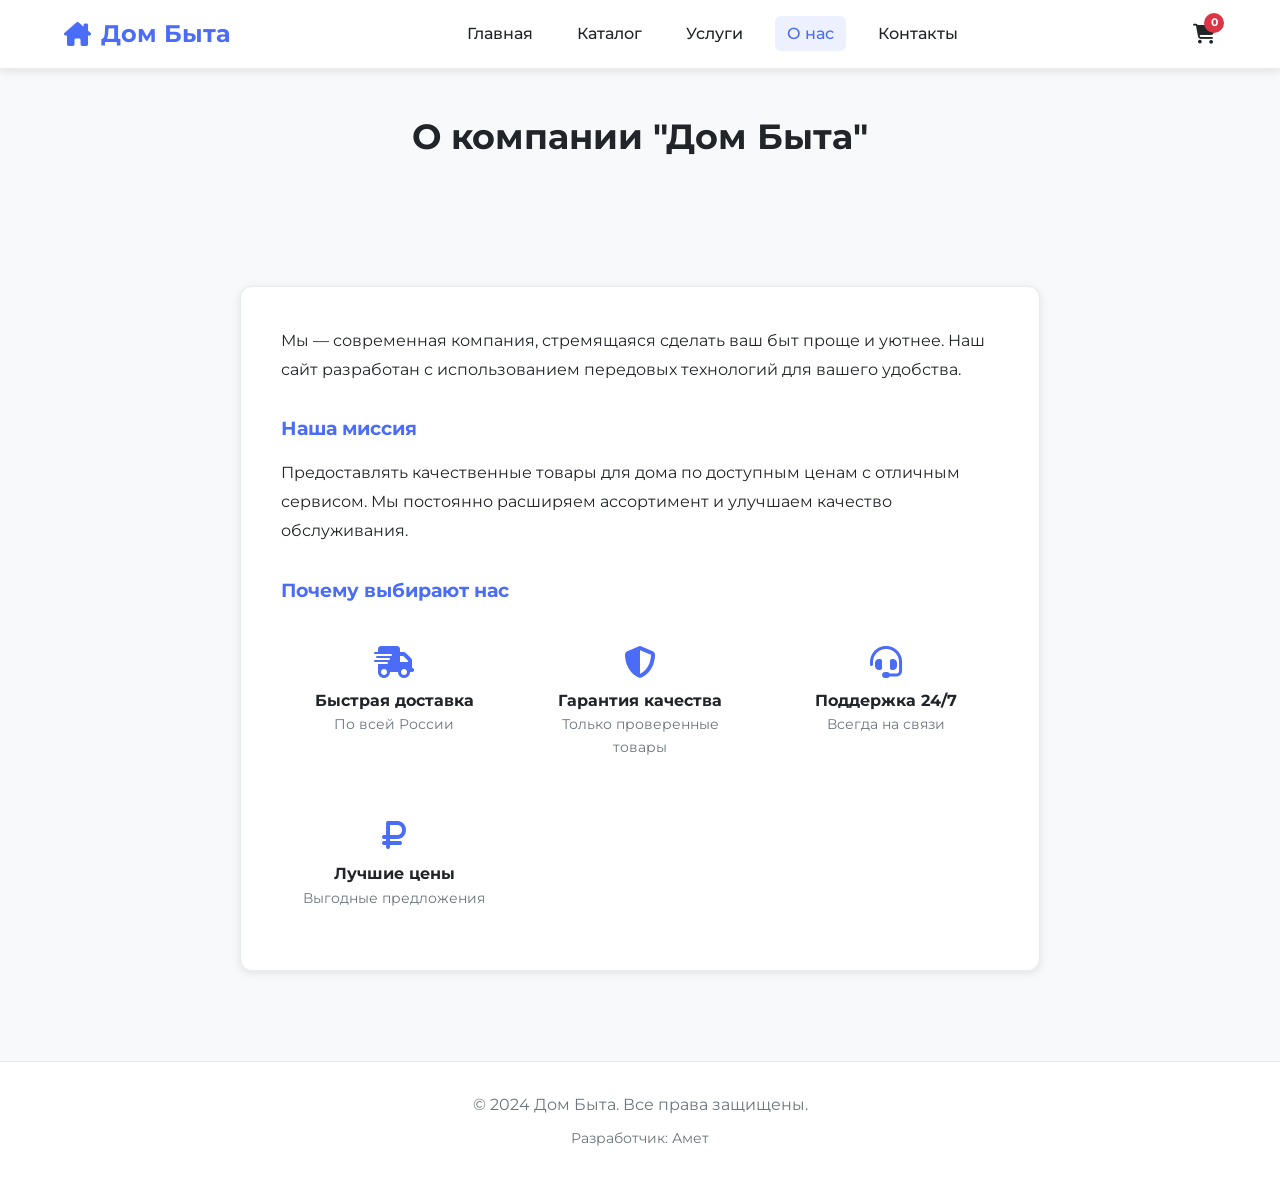
<file: about.html>
<!DOCTYPE html>
<html lang="ru">
<head>
    <meta charset="UTF-8">
    <meta name="viewport" content="width=device-width, initial-scale=1.0">
    <title>О нас | Дом Быта</title>
    <link rel="icon" href="data:image/svg+xml,<svg xmlns=%22http://www.w3.org/2000/svg%22 viewBox=%220 0 100 100%22><text y=%22.9em%22 font-size=%2290%22>🏠</text></svg>">
    <link rel="stylesheet" href="css/style.css">
    <link rel="stylesheet" href="https://cdnjs.cloudflare.com/ajax/libs/font-awesome/6.4.0/css/all.min.css">
</head>
<body>
    <header>
        <div class="logo"><i class="fa-solid fa-house-chimney"></i> Дом Быта</div>
        <nav>
            <ul>
                <li><a href="index.html">Главная</a></li>
                <li><a href="catalog.html">Каталог</a></li>
                <li><a href="services.html">Услуги</a></li>
                <li><a href="about.html" class="active">О нас</a></li>
                <li><a href="contacts.html">Контакты</a></li>
            </ul>
        </nav>
        <div class="cart-icon-wrapper"><i class="fa-solid fa-cart-shopping fa-lg"></i><span class="cart-count">0</span></div>
    </header>

    <div class="page-header">
        <h1>О компании "Дом Быта"</h1>
    </div>

    <div class="container">
        <div class="glass-panel" style="padding:40px; max-width:800px; margin:0 auto;">
            <p style="line-height:1.8; margin-bottom:20px;">
                Мы — современная компания, стремящаяся сделать ваш быт проще и уютнее. 
                Наш сайт разработан с использованием передовых технологий для вашего удобства.
            </p>
            
            <h3 style="margin:30px 0 15px; color:var(--primary-color);">Наша миссия</h3>
            <p style="line-height:1.8;">
                Предоставлять качественные товары для дома по доступным ценам с отличным сервисом.
                Мы постоянно расширяем ассортимент и улучшаем качество обслуживания.
            </p>
            
            <h3 style="margin:30px 0 15px; color:var(--primary-color);">Почему выбирают нас</h3>
            <div style="display:grid; grid-template-columns:repeat(auto-fit, minmax(200px, 1fr)); gap:20px; margin-top:20px;">
                <div style="text-align:center; padding:20px;">
                    <i class="fa-solid fa-truck-fast" style="font-size:2rem; color:var(--primary-color); margin-bottom:10px;"></i>
                    <p><strong>Быстрая доставка</strong></p>
                    <p style="font-size:0.9rem; color:var(--secondary-color);">По всей России</p>
                </div>
                <div style="text-align:center; padding:20px;">
                    <i class="fa-solid fa-shield-halved" style="font-size:2rem; color:var(--primary-color); margin-bottom:10px;"></i>
                    <p><strong>Гарантия качества</strong></p>
                    <p style="font-size:0.9rem; color:var(--secondary-color);">Только проверенные товары</p>
                </div>
                <div style="text-align:center; padding:20px;">
                    <i class="fa-solid fa-headset" style="font-size:2rem; color:var(--primary-color); margin-bottom:10px;"></i>
                    <p><strong>Поддержка 24/7</strong></p>
                    <p style="font-size:0.9rem; color:var(--secondary-color);">Всегда на связи</p>
                </div>
                <div style="text-align:center; padding:20px;">
                    <i class="fa-solid fa-ruble-sign" style="font-size:2rem; color:var(--primary-color); margin-bottom:10px;"></i>
                    <p><strong>Лучшие цены</strong></p>
                    <p style="font-size:0.9rem; color:var(--secondary-color);">Выгодные предложения</p>
                </div>
            </div>
        </div>
    </div>

    <footer>
        <p>&copy; 2024 Дом Быта. Все права защищены.</p>
        <p class="author-name">Разработчик: Амет</p>
    </footer>
    <script src="js/data.js"></script>
    <script src="js/main.js"></script>
</body>
</html>
</file>
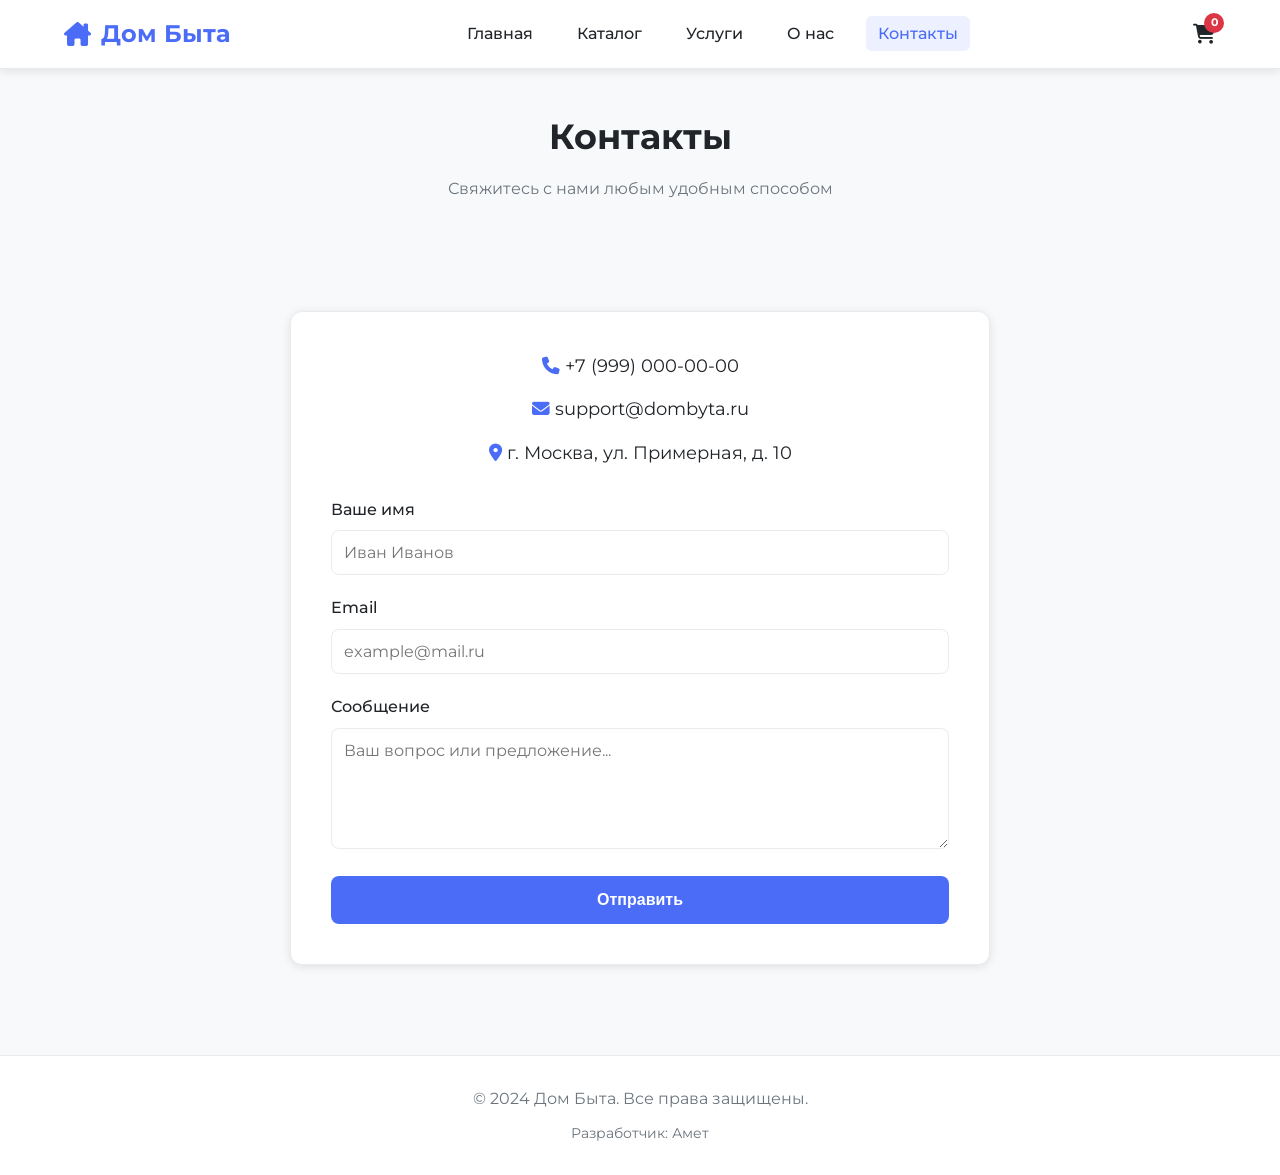
<file: contacts.html>
<!DOCTYPE html>
<html lang="ru">
<head>
    <meta charset="UTF-8">
    <meta name="viewport" content="width=device-width, initial-scale=1.0">
    <title>Контакты | Дом Быта</title>
    <link rel="icon" href="data:image/svg+xml,<svg xmlns=%22http://www.w3.org/2000/svg%22 viewBox=%220 0 100 100%22><text y=%22.9em%22 font-size=%2290%22>🏠</text></svg>">
    <link rel="stylesheet" href="css/style.css">
    <link rel="stylesheet" href="https://cdnjs.cloudflare.com/ajax/libs/font-awesome/6.4.0/css/all.min.css">
</head>
<body>
    <header>
        <div class="logo"><i class="fa-solid fa-house-chimney"></i> Дом Быта</div>
        <nav>
            <ul>
                <li><a href="index.html">Главная</a></li>
                <li><a href="catalog.html">Каталог</a></li>
                <li><a href="services.html">Услуги</a></li>
                <li><a href="about.html">О нас</a></li>
                <li><a href="contacts.html" class="active">Контакты</a></li>
            </ul>
        </nav>
        <div class="cart-icon-wrapper"><i class="fa-solid fa-cart-shopping fa-lg"></i><span class="cart-count">0</span></div>
    </header>

    <div class="page-header">
        <h1>Контакты</h1>
        <p style="color:var(--secondary-color);">Свяжитесь с нами любым удобным способом</p>
    </div>

    <div class="container">
        <div class="glass-panel" style="padding:40px; max-width:700px; margin:0 auto;">
            <div style="text-align:center; margin-bottom:30px;">
                <p style="font-size:1.1rem; margin-bottom:15px;"><i class="fa-solid fa-phone" style="color:var(--primary-color);"></i> +7 (999) 000-00-00</p>
                <p style="font-size:1.1rem; margin-bottom:15px;"><i class="fa-solid fa-envelope" style="color:var(--primary-color);"></i> support@dombyta.ru</p>
                <p style="font-size:1.1rem;"><i class="fa-solid fa-location-dot" style="color:var(--primary-color);"></i> г. Москва, ул. Примерная, д. 10</p>
            </div>
            <form onsubmit="event.preventDefault(); alert('Сообщение отправлено! Мы свяжемся с вами в ближайшее время.');">
                <div class="form-group">
                    <label>Ваше имя</label>
                    <input type="text" placeholder="Иван Иванов" required>
                </div>
                <div class="form-group">
                    <label>Email</label>
                    <input type="email" placeholder="example@mail.ru" required>
                </div>
                <div class="form-group">
                    <label>Сообщение</label>
                    <textarea rows="5" placeholder="Ваш вопрос или предложение..." required></textarea>
                </div>
                <button type="submit" class="submit-btn">Отправить</button>
            </form>
        </div>
    </div>

    <footer>
        <p>&copy; 2024 Дом Быта. Все права защищены.</p>
        <p class="author-name">Разработчик: Амет</p>
    </footer>
    <script src="js/data.js"></script>
    <script src="js/main.js"></script>
</body>
</html>
</file>
<file: css/style.css>
@import url('https://fonts.googleapis.com/css2?family=Montserrat:wght@300;400;500;600;700&display=swap');

:root {
    --primary-color: #4a6cf7;
    --primary-dark: #3b5bdb;
    --secondary-color: #6c757d;
    --success-color: #28a745;
    --warning-color: #ffc107;
    --danger-color: #dc3545;
    --light-bg: #f8f9fa;
    --white: #ffffff;
    --dark: #212529;
    --border-color: #e9ecef;
    --shadow: 0 2px 10px rgba(0, 0, 0, 0.1);
    --shadow-lg: 0 5px 20px rgba(0, 0, 0, 0.15);
    --card-hover-transform: translateY(-5px);
}

* {
    box-sizing: border-box;
    margin: 0;
    padding: 0;
}

body {
    font-family: 'Montserrat', sans-serif;
    background: var(--light-bg);
    color: var(--dark);
    min-height: 100vh;
    line-height: 1.6;
}

/* Standard panel with clean look */
.glass-panel {
    background: var(--white);
    border: 1px solid var(--border-color);
    border-radius: 12px;
    box-shadow: var(--shadow);
}

header {
    padding: 15px 5%;
    display: flex;
    justify-content: space-between;
    align-items: center;
    position: sticky;
    top: 0;
    z-index: 1000;
    background: var(--white);
    border-bottom: 1px solid var(--border-color);
    box-shadow: var(--shadow);
}

.logo {
    font-size: 1.5rem;
    font-weight: 700;
    color: var(--primary-color);
    display: flex;
    align-items: center;
    gap: 10px;
}

.logo i {
    color: var(--primary-color);
}

nav ul {
    display: flex;
    list-style: none;
    gap: 20px;
}

nav a {
    color: var(--dark);
    text-decoration: none;
    font-weight: 500;
    transition: color 0.3s;
    padding: 8px 12px;
    border-radius: 6px;
}

nav a:hover, nav a.active {
    color: var(--primary-color);
    background: rgba(74, 108, 247, 0.1);
}

.cart-icon-wrapper {
    position: relative;
    cursor: pointer;
    transition: transform 0.2s;
    color: var(--dark);
}

.cart-icon-wrapper:hover {
    transform: scale(1.1);
    color: var(--primary-color);
}

.cart-count {
    position: absolute;
    top: -8px;
    right: -8px;
    background: var(--danger-color);
    color: white;
    border-radius: 50%;
    width: 20px;
    height: 20px;
    font-size: 0.7rem;
    display: flex;
    align-items: center;
    justify-content: center;
    font-weight: bold;
}

/* Hero Section */
.hero {
    text-align: center;
    padding: 60px 20px;
    max-width: 900px;
    margin: 40px auto;
    background: linear-gradient(135deg, var(--primary-color), var(--primary-dark));
    color: white;
    border-radius: 16px;
    box-shadow: var(--shadow-lg);
}

.hero h1 {
    font-size: 2.8rem;
    margin-bottom: 15px;
}

.hero p {
    font-size: 1.1rem;
    line-height: 1.6;
    margin-bottom: 25px;
    opacity: 0.95;
}

/* Catalog & Cards */
.container {
    max-width: 1200px;
    margin: 0 auto;
    padding: 40px 20px;
}

.filters {
    display: flex;
    justify-content: center;
    gap: 10px;
    margin-bottom: 30px;
    flex-wrap: wrap;
}

.filter-btn {
    padding: 10px 20px;
    border: 1px solid var(--border-color);
    background: var(--white);
    color: var(--dark);
    border-radius: 8px;
    cursor: pointer;
    transition: all 0.3s;
    font-weight: 500;
}

.filter-btn:hover, .filter-btn.active {
    background: var(--primary-color);
    color: white;
    border-color: var(--primary-color);
}

.products-grid {
    display: grid;
    grid-template-columns: repeat(auto-fill, minmax(260px, 1fr));
    gap: 25px;
}

.product-card {
    padding: 20px;
    display: flex;
    flex-direction: column;
    align-items: center;
    text-align: center;
    transition: all 0.3s;
    position: relative;
    overflow: hidden;
    background: var(--white);
}

.product-card:hover {
    transform: var(--card-hover-transform);
    box-shadow: var(--shadow-lg);
}

.product-card img {
    width: 100%;
    height: 200px;
    object-fit: cover;
    margin-bottom: 15px;
    border-radius: 8px;
}

.product-title {
    font-size: 1rem;
    margin-bottom: 8px;
    font-weight: 600;
    color: var(--dark);
}

.product-price {
    font-size: 1.2rem;
    color: var(--primary-color);
    font-weight: 700;
    margin-bottom: 12px;
}

.add-to-cart-btn {
    padding: 10px 20px;
    background: var(--primary-color);
    border: none;
    color: white;
    border-radius: 8px;
    cursor: pointer;
    font-weight: 600;
    transition: all 0.3s;
    width: 100%;
}

.add-to-cart-btn:hover {
    background: var(--primary-dark);
    transform: scale(1.02);
}

/* Product detail styles */
.product-detail {
    max-width: 900px;
    margin: 40px auto;
    display: grid;
    grid-template-columns: 1fr 1fr;
    gap: 40px;
}

.product-detail img {
    width: 100%;
    height: 400px;
    object-fit: cover;
    border-radius: 12px;
}

.product-info h1 {
    font-size: 2rem;
    margin-bottom: 15px;
}

.product-rating {
    display: flex;
    align-items: center;
    gap: 10px;
    margin-bottom: 20px;
}

.stars {
    color: var(--warning-color);
}

.product-specs {
    margin: 20px 0;
    padding: 20px;
    background: var(--light-bg);
    border-radius: 8px;
}

.product-specs ul {
    list-style: none;
    padding-left: 0;
}

.product-specs li {
    padding: 5px 0;
    border-bottom: 1px solid var(--border-color);
}

/* Service workers styles */
.workers-grid {
    display: grid;
    grid-template-columns: repeat(auto-fill, minmax(300px, 1fr));
    gap: 30px;
}

.worker-card {
    padding: 25px;
    background: var(--white);
    border-radius: 12px;
    box-shadow: var(--shadow);
    transition: all 0.3s;
}

.worker-card:hover {
    transform: var(--card-hover-transform);
    box-shadow: var(--shadow-lg);
}

.worker-image {
    width: 120px;
    height: 120px;
    border-radius: 50%;
    object-fit: cover;
    margin: 0 auto 15px;
    display: block;
    border: 3px solid var(--primary-color);
}

.worker-name {
    font-size: 1.3rem;
    font-weight: 700;
    text-align: center;
    margin-bottom: 5px;
}

.worker-specialty {
    color: var(--primary-color);
    text-align: center;
    font-weight: 500;
    margin-bottom: 15px;
}

.worker-stats {
    display: flex;
    justify-content: center;
    gap: 20px;
    margin-bottom: 15px;
    flex-wrap: wrap;
}

.stat-item {
    text-align: center;
}

.stat-value {
    font-weight: 700;
    color: var(--dark);
}

.stat-label {
    font-size: 0.8rem;
    color: var(--secondary-color);
}

.verified-badge {
    display: inline-flex;
    align-items: center;
    gap: 5px;
    background: rgba(40, 167, 69, 0.1);
    color: var(--success-color);
    padding: 5px 12px;
    border-radius: 20px;
    font-size: 0.85rem;
    font-weight: 600;
    margin-bottom: 15px;
}

.worker-services {
    margin-top: 15px;
}

.worker-services h4 {
    font-size: 1rem;
    margin-bottom: 10px;
}

.service-tags {
    display: flex;
    flex-wrap: wrap;
    gap: 8px;
}

.service-tag {
    background: var(--light-bg);
    padding: 5px 12px;
    border-radius: 15px;
    font-size: 0.85rem;
    color: var(--dark);
}

.contact-worker-btn {
    width: 100%;
    padding: 12px;
    margin-top: 15px;
    background: var(--success-color);
    color: white;
    border: none;
    border-radius: 8px;
    cursor: pointer;
    font-weight: 600;
    transition: all 0.3s;
}

.contact-worker-btn:hover {
    background: #218838;
}

/* Resume form styles */
.resume-form {
    max-width: 600px;
    margin: 0 auto;
    padding: 30px;
    background: var(--white);
    border-radius: 12px;
    box-shadow: var(--shadow);
}

.form-group {
    margin-bottom: 20px;
}

.form-group label {
    display: block;
    margin-bottom: 8px;
    font-weight: 500;
}

.form-group input,
.form-group select,
.form-group textarea {
    width: 100%;
    padding: 12px;
    border: 1px solid var(--border-color);
    border-radius: 8px;
    font-family: inherit;
    font-size: 1rem;
}

.form-group textarea {
    resize: vertical;
    min-height: 100px;
}

.submit-btn {
    width: 100%;
    padding: 15px;
    background: var(--primary-color);
    color: white;
    border: none;
    border-radius: 8px;
    font-size: 1rem;
    font-weight: 600;
    cursor: pointer;
    transition: all 0.3s;
}

.submit-btn:hover {
    background: var(--primary-dark);
}

/* Cart Modal */
.modal {
    display: none;
    position: fixed;
    top: 0;
    left: 0;
    width: 100%;
    height: 100%;
    background: rgba(0, 0, 0, 0.5);
    z-index: 2000;
    justify-content: center;
    align-items: center;
}

.modal.active {
    display: flex;
}

.modal-content {
    width: 90%;
    max-width: 500px;
    padding: 30px;
    position: relative;
    max-height: 80vh;
    overflow-y: auto;
    background: var(--white);
}

.close-modal {
    position: absolute;
    top: 15px;
    right: 20px;
    font-size: 1.5rem;
    cursor: pointer;
    color: var(--dark);
}

.cart-items {
    margin: 20px 0;
    max-height: 300px;
    overflow-y: auto;
}

.cart-item {
    display: flex;
    justify-content: space-between;
    align-items: center;
    padding: 10px 0;
    border-bottom: 1px solid var(--border-color);
}

.cart-controls button {
    background: var(--light-bg);
    border: 1px solid var(--border-color);
    color: var(--dark);
    width: 25px;
    height: 25px;
    border-radius: 50%;
    cursor: pointer;
    margin: 0 5px;
}

.promo-section {
    margin-top: 20px;
    padding-top: 20px;
    border-top: 1px solid var(--border-color);
}

.promo-input-group {
    display: flex;
    gap: 10px;
    margin-top: 10px;
}

.promo-input-group input {
    flex: 1;
    padding: 10px;
    border-radius: 8px;
    border: 1px solid var(--border-color);
    background: var(--white);
    color: var(--dark);
    outline: none;
}

.apply-promo-btn {
    padding: 10px 20px;
    background: var(--primary-color);
    border: none;
    border-radius: 8px;
    color: white;
    font-weight: bold;
    cursor: pointer;
}

.payment-methods {
    margin-top: 20px;
    display: flex;
    gap: 10px;
    justify-content: center;
    flex-wrap: wrap;
}

.payment-badge {
    background: var(--light-bg);
    color: var(--dark);
    padding: 8px 12px;
    border-radius: 6px;
    font-weight: 500;
    font-size: 0.8rem;
    display: flex;
    align-items: center;
    gap: 5px;
    border: 1px solid var(--border-color);
}

.total-price {
    font-size: 1.5rem;
    font-weight: bold;
    text-align: right;
    margin-top: 20px;
    color: var(--primary-color);
}

.checkout-btn {
    width: 100%;
    padding: 15px;
    margin-top: 20px;
    background: var(--success-color);
    border: none;
    border-radius: 8px;
    color: white;
    font-size: 1.1rem;
    font-weight: bold;
    cursor: pointer;
    transition: all 0.3s;
}

.checkout-btn:hover {
    background: #218838;
}

/* Footer */
footer {
    text-align: center;
    padding: 30px 20px;
    margin-top: 50px;
    background: var(--white);
    border-top: 1px solid var(--border-color);
    color: var(--secondary-color);
}

.author-name {
    margin-top: 10px;
    font-size: 0.9rem;
}

/* Page sections */
.page-header {
    text-align: center;
    padding: 40px 20px;
    margin-bottom: 30px;
}

.page-header h1 {
    font-size: 2.2rem;
    color: var(--dark);
    margin-bottom: 10px;
}

.section-title {
    font-size: 1.5rem;
    margin-bottom: 20px;
    color: var(--dark);
}

/* Responsive */
@media (max-width: 768px) {
    header {
        flex-direction: column;
        gap: 15px;
    }
    
    nav ul {
        gap: 10px;
        font-size: 0.9rem;
        flex-wrap: wrap;
        justify-content: center;
    }
    
    .hero h1 {
        font-size: 2rem;
    }
    
    .product-detail {
        grid-template-columns: 1fr;
    }
    
    .workers-grid {
        grid-template-columns: 1fr;
    }
}
</file>
